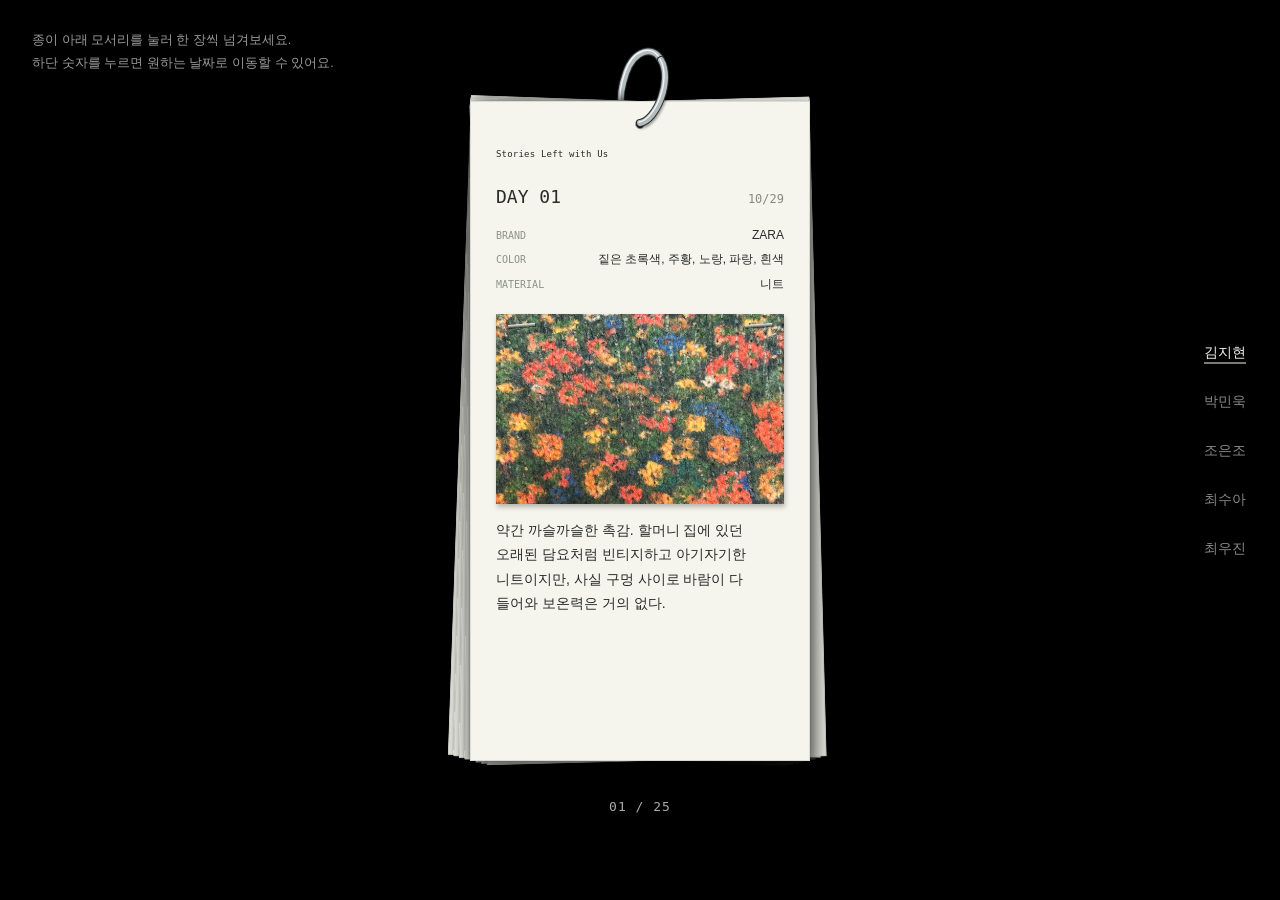
<file: index.html>
<!doctype html>
<html lang="ko">
<head>
<meta charset="utf-8">
<meta name="viewport" content="width=device-width,initial-scale=1">
<meta name="theme-color" content="#000000">
<title>Stories Left with Us</title>
<link rel="stylesheet" href="style.css?v=wrap-20261123-1">
<script src="data.js?v=woojin-text-20261123-1" defer></script>
<script src="app.js?v=woojin-text-20261123-1" defer></script>
</head>
<body>
<p class="archive-guide">종이 아래 모서리를 눌러 한 장씩 넘겨보세요.<br>하단 숫자를 누르면 원하는 날짜로 이동할 수 있어요.</p>
<main id="stage" aria-label="커서를 올려 표본을 펼치고, 스크롤과 방향키로 날짜순으로 볼 수 있습니다.">
<div id="deck" role="group" aria-label="소재 표본 묶음"></div>
<div id="ring-back"><svg viewBox="0 0 64 96" aria-hidden="true"><path d="M32 80 C9 79 10 53 18 30 C26 7 45 2 53 17" fill="none" stroke="#292f30" stroke-width="8" stroke-linecap="round"/><path d="M32 80 C9 79 10 53 18 30 C26 7 45 2 53 17" fill="none" stroke="#b3bbbd" stroke-width="6" stroke-linecap="round"/><path d="M32 80 C9 79 10 53 18 30 C26 7 45 2 53 17" fill="none" stroke="#f3f6f5" stroke-width="1.4" stroke-linecap="round" transform="translate(-1 -1)"/></svg></div>
<div id="ring"><svg viewBox="0 0 64 96" aria-hidden="true"><path d="M53 17 C65 37 48 78 32 80" fill="none" stroke="#292f30" stroke-width="8" stroke-linecap="round"/><path d="M53 17 C65 37 48 78 32 80" fill="none" stroke="#b3bbbd" stroke-width="6" stroke-linecap="round"/><path d="M53 17 C65 37 48 78 32 80" fill="none" stroke="#f3f6f5" stroke-width="1.4" stroke-linecap="round" transform="translate(-1 -1)"/></svg></div>
</main>
</body>
</html>
</file>
<file: style.css>
:root{font-family:Arial,'Apple SD Gothic Neo','Malgun Gothic',sans-serif;color:#292b28;--cw:clamp(235px,27vw,340px);--ch:min(76svh,660px)}
*{box-sizing:border-box}body{margin:0;background:#000;overflow-x:hidden;overflow-y:auto}button{font:inherit}
#stage{position:relative;width:100%;height:100svh;overflow:hidden}
#deck{position:absolute;width:var(--cw);height:var(--ch);z-index:10;touch-action:none}
.specimen{position:absolute;inset:0;width:100%;height:100%;background:#f5f5ee;padding:46px 25px 17px;border:1px solid #dadbd4;box-shadow:1px 2px 3px #0005,6px 10px 20px #0006;transform-origin:50% 22px;transition:transform .48s cubic-bezier(.2,.65,.3,1);backface-visibility:hidden;outline:none}
.specimen[hidden]{display:none}.specimen.extracted{box-shadow:2px 4px 12px #0008,9px 12px 25px #0006}.specimen:focus-visible{outline:2px solid #aebfb0;outline-offset:3px}
.hole{position:absolute;top:17px;left:calc(50% - 5px);width:10px;height:10px;border-radius:50%;background:#10110f;border:1px solid #aaa99d;box-shadow:0 1px 0 #fff}
.card-top,.card-foot{display:flex;justify-content:space-between;gap:8px;font:9px/1.5 monospace;letter-spacing:.2px}.card-title{margin:24px 0 18px}.card-title p{font:10px monospace;margin:0 0 5px}h2{font:18px monospace;font-weight:400;margin:0}.crossline{display:flex;justify-content:space-between;color:#899082;font:18px monospace;margin:4px -9px}dl{margin:0 0 21px;font:12px/1.7 monospace}dl div{display:flex;justify-content:space-between;gap:10px}dt{color:#8d9388}dd{margin:0;text-align:right;max-width:72%;word-break:keep-all}
.swatch{position:relative;width:100%;height:42%;margin:0;box-shadow:1px 3px 5px #0004}.swatch img{display:block;width:100%;height:100%;object-fit:cover}.staple{position:absolute;top:10px;width:27px;height:3px;background:linear-gradient(#fff,#4c504a);box-shadow:1px 1px 1px #0008;transform:rotate(-4deg)}.staple:first-of-type{left:12px}.staple:last-of-type{right:12px}
.card-note{font-size:14px;line-height:1.65;margin:16px 0 12px;white-space:pre-line;overflow:auto;max-height:13%;scrollbar-width:thin;word-break:keep-all}.card-foot{position:absolute;bottom:15px;left:25px;right:25px;border-top:1px solid #c8ccc0;padding-top:9px;font-size:8px;color:#8c9285}
#ring,#ring-back{position:absolute;width:64px;height:96px;pointer-events:none}#ring{z-index:1000}#ring-back{z-index:5}#ring svg,#ring-back svg{display:block;width:100%;height:100%;overflow:visible;filter:drop-shadow(1px 2px 1px #0005)}
.archive-counter{position:absolute;left:50%;transform:translateX(-50%);z-index:1100;background:none;border:0;color:#aaa;font:13px/1.4 monospace;letter-spacing:1px;min-width:90px;min-height:44px;cursor:pointer;padding:10px 14px;border-radius:3px;transition:color .2s}
.archive-counter:hover,.archive-counter:focus-visible{color:#fff;outline:1px solid #666;outline-offset:1px}
.archive-menu{position:fixed;inset:0;border:1px solid #343632;background:#10110f;color:#eee;border-radius:5px;width:min(780px,92vw);max-height:84svh;padding:48px 24px 24px;overflow:auto;scrollbar-width:thin}
.archive-menu::backdrop{background:#000c;backdrop-filter:blur(5px)}.archive-close{position:absolute;top:6px;right:8px;width:36px;height:36px;border:0;background:transparent;color:#ccc;font-size:26px;cursor:pointer}.archive-close:hover{color:white}
.archive-grid{display:grid;grid-template-columns:repeat(5,minmax(0,1fr));gap:14px}
.archive-choice{display:flex;flex-direction:column;align-items:stretch;gap:9px;padding:8px;border:1px solid transparent;background:#191b17;color:#aaa;cursor:pointer;border-radius:2px;font:13px/1.5 monospace}
.archive-choice img{width:100%;aspect-ratio:4/5;object-fit:cover;display:block}.archive-choice[aria-current=true]{border-color:#e1e4d9;color:#fff}.archive-choice:hover,.archive-choice:focus-visible{border-color:#999;color:#fff;outline:none}
@media(max-width:600px){:root{--cw:min(86vw,340px);--ch:min(65svh,500px)}.specimen{padding:40px 19px 15px}.card-title{margin:17px 0 10px}dl{margin-bottom:16px;font-size:10px}.card-top{font-size:8px}.card-note{font-size:12px}.card-foot{left:19px;right:19px;font-size:7px}h2{font-size:16px}.swatch{height:41%}.archive-grid{grid-template-columns:repeat(3,minmax(0,1fr));gap:10px}.archive-menu{padding:46px 14px 14px}}
@media(max-height:650px){.specimen{padding-top:35px}.card-title{margin:10px 0}.crossline{margin:0 -9px}dl{margin-bottom:12px}.card-foot{font-size:7px}.card-top{font-size:8px}}
@media(prefers-reduced-motion:reduce){.specimen,.archive-counter{transition:none}.archive-menu::backdrop{backdrop-filter:none}}

/* The invisible hit area stays still while only the paper face curls. */
.specimen{--curl-left:0px;--curl-right:0px;background:transparent;border:0;padding:0}
.paper-face{position:absolute;inset:0;border:1px solid #dadbd4;background:#f5f5ee;padding:46px 25px 17px;clip-path:polygon(0 0,100% 0,100% calc(100% - var(--curl-right)),calc(100% - var(--curl-right)) 100%,var(--curl-left) 100%,0 calc(100% - var(--curl-left)));transition:clip-path .24s cubic-bezier(.2,.65,.3,1)}
.page-corner{position:absolute;bottom:-1px;width:62px;height:66px;padding:0;border:0;background:transparent;z-index:8;cursor:pointer;touch-action:manipulation}
.page-corner--previous{left:-1px}.page-corner--next{right:-1px}
.page-corner:disabled{visibility:hidden;pointer-events:none}.page-corner:focus-visible{outline:1px dashed #81877c;outline-offset:-8px;border-radius:4px}
.page-curl{position:absolute;bottom:0;pointer-events:none;z-index:6;transition:width .24s cubic-bezier(.2,.65,.3,1),height .24s cubic-bezier(.2,.65,.3,1);filter:drop-shadow(-2px -2px 2px #0003)}
.page-curl--next{right:0;width:var(--curl-right);height:var(--curl-right);background:linear-gradient(135deg,#bcc0b3 0%,#fefef9 45%,#d5d8cb 100%);clip-path:polygon(0 0,100% 0,0 100%)}
.page-curl--previous{left:0;width:var(--curl-left);height:var(--curl-left);background:linear-gradient(225deg,#bcc0b3 0%,#fefef9 45%,#d5d8cb 100%);clip-path:polygon(0 0,100% 0,100% 100%)}
.specimen.curl-next{--curl-right:38px}.specimen.curl-previous{--curl-left:38px}
.specimen.page-leaving-next{--curl-right:100px;animation:turn-paper-next .3s ease-in forwards;pointer-events:none}
.specimen.page-leaving-previous{--curl-left:100px;animation:turn-paper-previous .3s ease-in forwards;pointer-events:none}
@keyframes turn-paper-next{0%{transform:rotate(0deg) scaleX(1);opacity:1}100%{transform:rotate(-16deg) scaleX(.72);opacity:0}}
@keyframes turn-paper-previous{0%{transform:rotate(0deg) scaleX(1);opacity:1}100%{transform:rotate(16deg) scaleX(.72);opacity:0}}
@media(max-width:600px){.paper-face{padding:40px 19px 15px}.page-corner{width:58px;height:60px}}
@media(max-height:650px){.paper-face{padding-top:35px}}
@media(prefers-reduced-motion:reduce){.paper-face,.page-curl{transition:none}.specimen.page-leaving-next,.specimen.page-leaving-previous{animation:none}}

/* Quiet instructions remain separate from the paper and its controls. */
.archive-guide{position:fixed;top:28px;left:32px;z-index:2;margin:0;color:#999;font-size:13px;font-weight:400;line-height:1.8;word-break:keep-all}
@media(max-width:600px){.archive-guide{top:16px;left:20px;right:20px;font-size:12px}#stage{margin-top:86px;height:calc(100svh - 86px)}:root{--ch:min(76svh,calc(100svh - 210px),660px)}}


/* Show the whole record; only the photo and paper dimensions adapt to the text. */
.paper-face{display:flex;flex-direction:column}
.card-top,.card-title{flex-shrink:0}
.day-heading{display:flex;align-items:baseline;justify-content:space-between;gap:12px}
.card-date{color:#858b7e;font:12px/1.5 monospace}
.card-content{display:flex;flex-direction:column;flex:1;min-height:min-content;gap:14px;overflow:visible;padding:0;touch-action:none}
.card-content dl{flex-shrink:0;margin:0;font:12px/1.65 Arial,'Apple SD Gothic Neo','Malgun Gothic',sans-serif}
.card-content dl div{gap:12px;margin-bottom:5px;align-items:baseline}
.card-content dt{flex:0 0 auto;font:10px/1.65 monospace}
.card-content dd{flex:1;min-width:0;max-width:none;word-break:keep-all;overflow-wrap:break-word;text-wrap:balance}
.card-content .swatch{flex:1 0 120px;min-height:120px;max-height:190px;height:auto}
.card-content .card-note{flex-shrink:0;margin:0;font-size:14px;line-height:1.75;max-height:none;overflow:visible;word-break:keep-all;overflow-wrap:break-word;text-wrap:pretty}
@media(max-width:600px){.card-content dl{font-size:12px}.card-title{margin:14px 0 10px}.card-content .card-note{font-size:14px}}

.page-overflow #deck{touch-action:pan-y}

/* Each name is a direct, shareable page for one person's laundry. */
.people-nav{position:fixed;right:32px;top:50%;transform:translateY(-50%);z-index:1200;display:flex;flex-direction:column;align-items:flex-end;gap:12px}
.person-link{display:block;padding:8px 2px;color:#888;font-size:14px;line-height:1.5;text-decoration:none;text-underline-offset:6px;transition:color .2s}
.person-link:hover,.person-link:focus-visible{color:#fff}
.person-link:focus-visible{outline:1px solid #777;outline-offset:4px}
.person-link[aria-current=page]{color:#f5f5ee;text-decoration:underline}
.empty-card .paper-face{justify-content:flex-start}
.empty-card h2{margin-top:40px}
.empty-note{margin-top:24px;font-size:14px;line-height:1.75;color:#858b7e;word-break:keep-all}
.is-empty #ring,.is-empty #ring-back{display:none}
@media(max-width:600px){.people-nav{position:absolute;top:76px;right:20px;left:20px;transform:none;flex-direction:row;justify-content:flex-end;gap:12px}.person-link{font-size:13px;padding:8px 0}#stage{margin-top:140px;height:calc(100svh - 140px)}:root{--ch:min(76svh,calc(100svh - 264px),660px)}}
@media(prefers-reduced-motion:reduce){.person-link{transition:none}}
</file>
